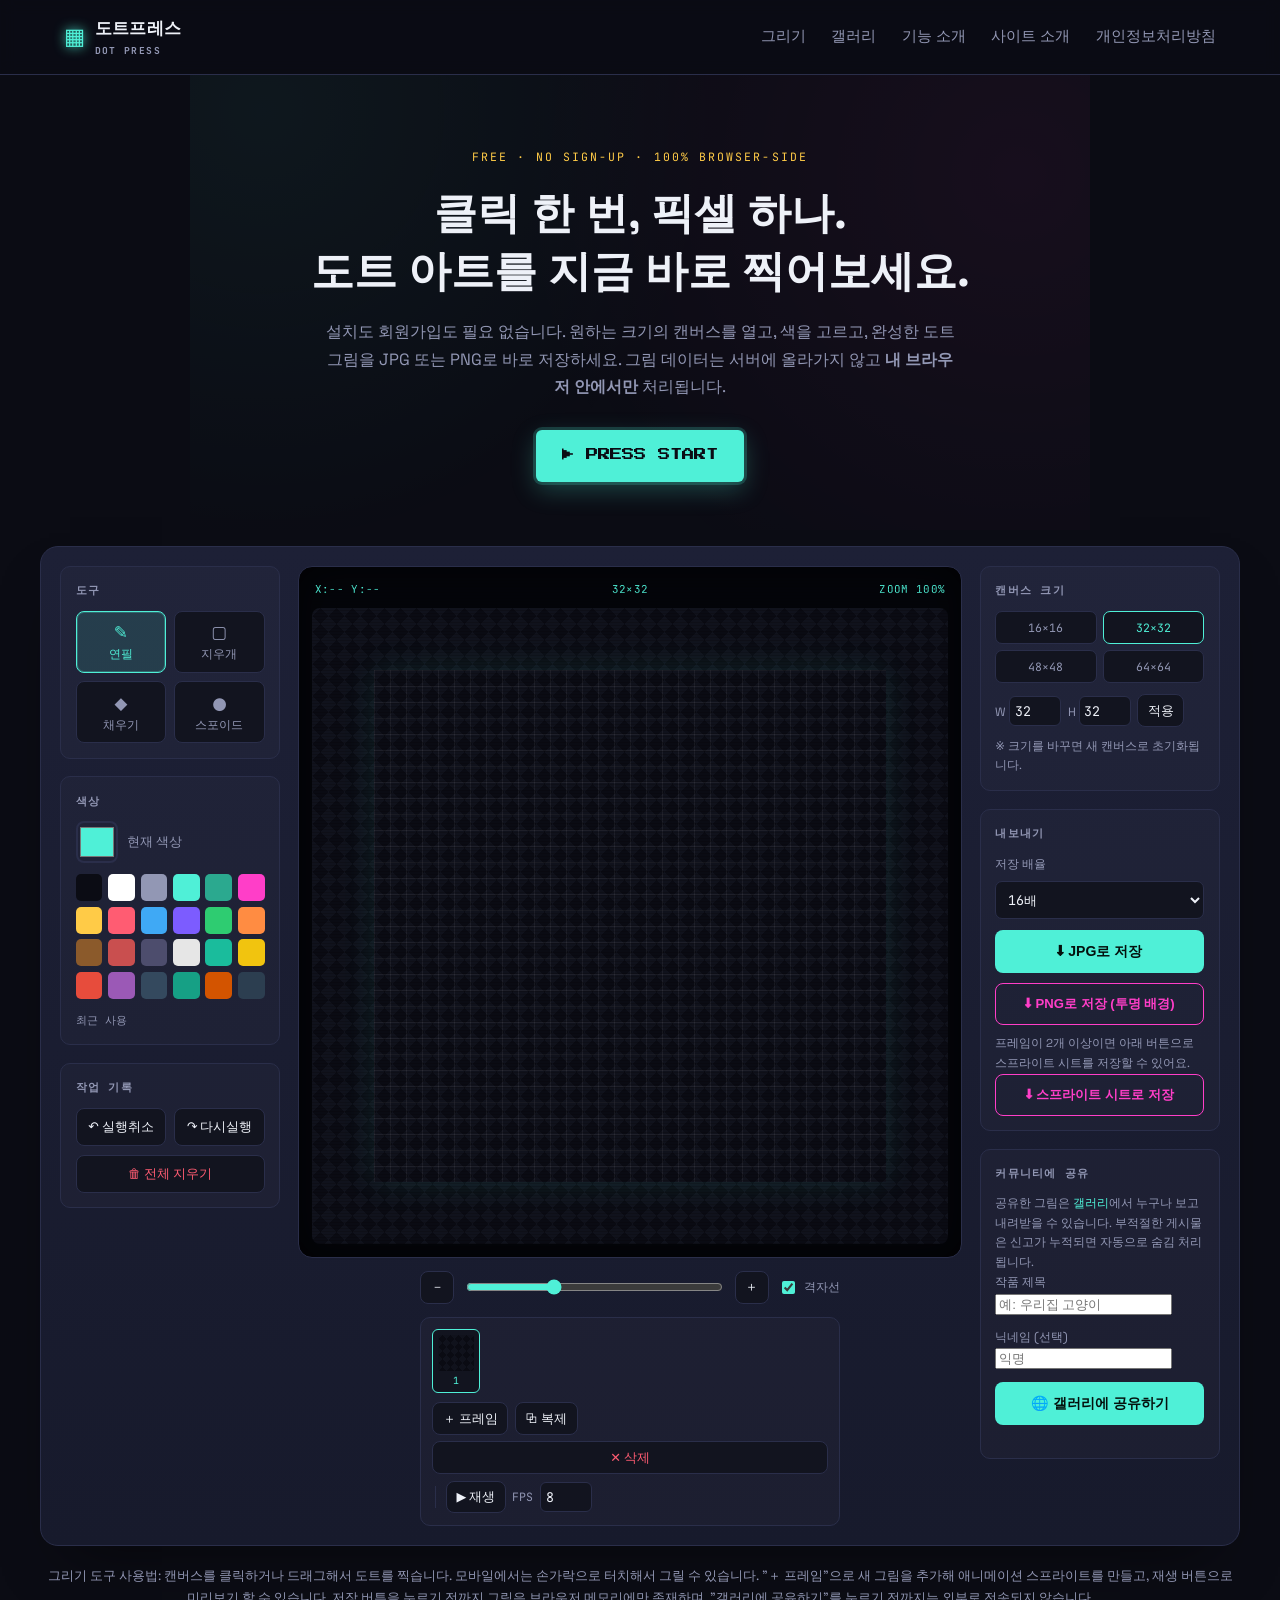
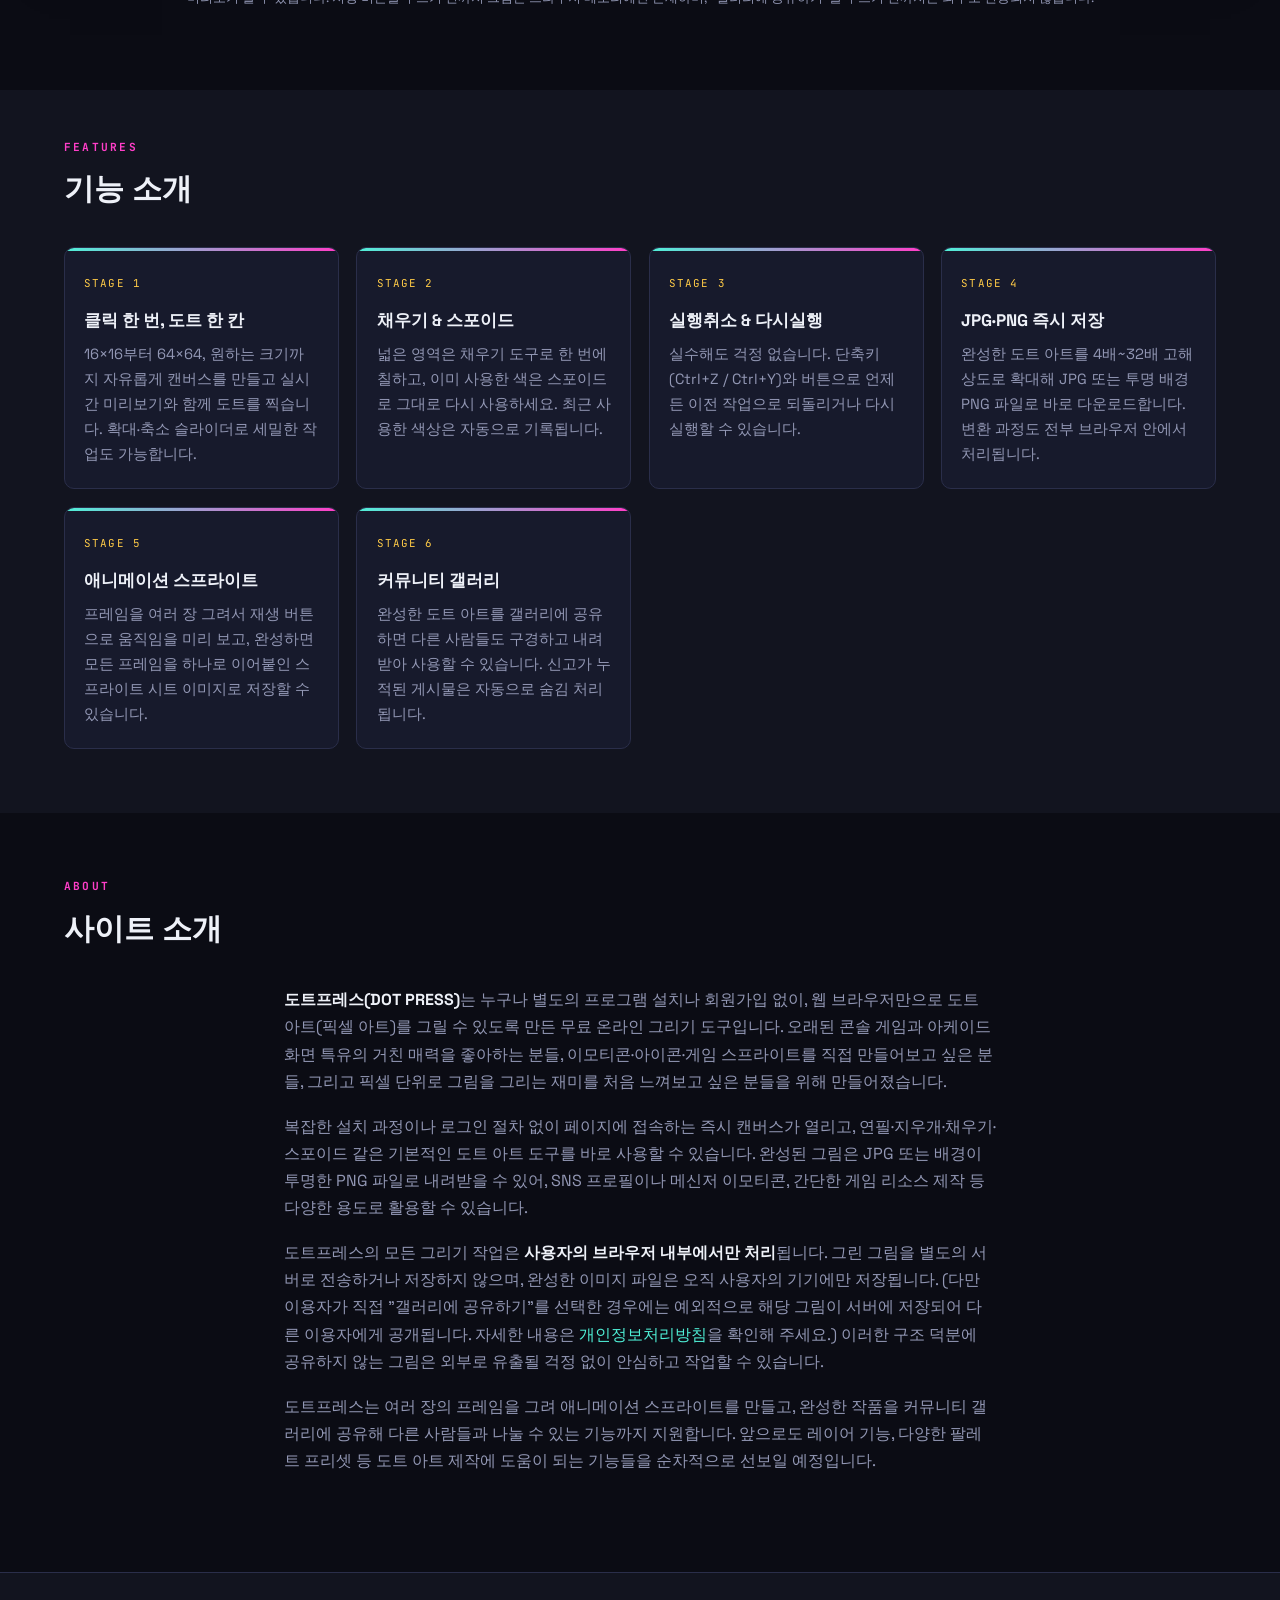
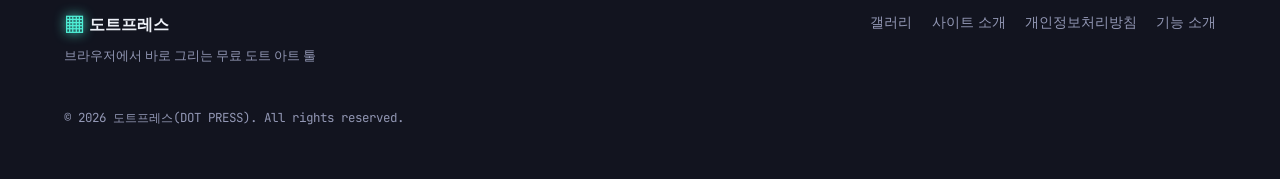
<file: index.html>
<!DOCTYPE html>
<html lang="ko">
<head>
<meta charset="UTF-8">
<meta name="viewport" content="width=device-width, initial-scale=1.0, maximum-scale=1, user-scalable=no">
<title>도트프레스 | 브라우저에서 바로 그리는 무료 도트 아트(픽셀 아트) 툴</title>
<meta name="description" content="설치나 회원가입 없이 브라우저에서 바로 도트를 찍고 JPG·PNG로 저장하는 무료 픽셀 아트 툴, 도트프레스. 그림 데이터는 서버로 전송되지 않고 내 브라우저 안에서만 처리됩니다.">
<meta name="keywords" content="도트 아트, 픽셀 아트, 도트 찍기, 도트 그리기, 무료 그림판, 픽셀아트 메이커, dot art, pixel art maker, 도트프레스">
<meta name="author" content="도트프레스">
<link rel="canonical" href="https://your-domain.com/">

<!-- Open Graph -->
<meta property="og:type" content="website">
<meta property="og:site_name" content="도트프레스">
<meta property="og:title" content="도트프레스 | 브라우저에서 바로 그리는 무료 도트 아트 툴">
<meta property="og:description" content="설치나 회원가입 없이 도트를 찍고 JPG·PNG로 저장하세요. 모든 작업은 내 브라우저 안에서만 처리됩니다.">
<meta property="og:url" content="https://your-domain.com/">
<meta property="og:image" content="https://your-domain.com/og-image.png">
<meta name="twitter:card" content="summary_large_image">
<meta name="twitter:title" content="도트프레스 | 무료 도트 아트 툴">
<meta name="twitter:description" content="브라우저에서 바로 도트를 찍고 JPG로 저장하는 무료 픽셀 아트 메이커.">

<link rel="icon" type="image/svg+xml" href="favicon.svg">
<link rel="manifest" href="site.webmanifest">
<meta name="theme-color" content="#0b0c14">

<link rel="preconnect" href="https://fonts.googleapis.com">
<link rel="preconnect" href="https://fonts.gstatic.com" crossorigin>
<link href="https://fonts.googleapis.com/css2?family=Press+Start+2P&family=Space+Grotesk:wght@400;500;600;700&family=JetBrains+Mono:wght@400;500;700&display=swap" rel="stylesheet">
<link rel="stylesheet" href="style.css">

<script type="application/ld+json">
{
  "@context": "https://schema.org",
  "@type": "WebApplication",
  "name": "도트프레스",
  "alternateName": "DOT PRESS",
  "url": "https://your-domain.com/",
  "description": "브라우저에서 바로 도트를 찍고 JPG·PNG로 저장하는 무료 픽셀 아트 메이커. 설치나 회원가입이 필요 없으며 모든 작업은 사용자의 브라우저 안에서만 처리됩니다.",
  "applicationCategory": "DesignApplication",
  "operatingSystem": "Any (웹 브라우저)",
  "offers": {
    "@type": "Offer",
    "price": "0",
    "priceCurrency": "KRW"
  }
}
</script>
</head>
<body>

<a class="skip-link" href="#stage">본문(그리기 캔버스)으로 바로가기</a>

<header class="site-header">
  <div class="header-inner">
    <a href="index.html" class="logo" aria-label="도트프레스 홈">
      <span class="logo-mark" aria-hidden="true">▦</span>
      <span class="logo-text">도트프레스<span class="logo-sub">DOT PRESS</span></span>
    </a>
    <button class="nav-toggle" id="navToggle" aria-expanded="false" aria-controls="siteNav">
      <span></span><span></span><span></span>
      <span class="sr-only">메뉴 열기</span>
    </button>
    <nav class="site-nav" id="siteNav">
      <a href="#stage">그리기</a>
      <a href="gallery.html">갤러리</a>
      <a href="#features">기능 소개</a>
      <a href="#about">사이트 소개</a>
      <a href="privacy.html">개인정보처리방침</a>
    </nav>
  </div>
</header>

<main>

  <!-- ===================== HERO / INSERT COIN ===================== -->
  <section class="hero">
    <div class="crt-noise" aria-hidden="true"></div>
    <p class="eyebrow">FREE · NO SIGN-UP · 100% BROWSER-SIDE</p>
    <h1 class="hero-title">클릭 한 번, 픽셀 하나.<br>도트 아트를 지금 바로 찍어보세요.</h1>
    <p class="hero-sub">설치도 회원가입도 필요 없습니다. 원하는 크기의 캔버스를 열고, 색을 고르고, 완성한 도트 그림을 JPG 또는 PNG로 바로 저장하세요. 그림 데이터는 서버에 올라가지 않고 <strong>내 브라우저 안에서만</strong> 처리됩니다.</p>
    <a href="#stage" class="press-start">▶ PRESS START</a>
  </section>

  <!-- ===================== STAGE: 그리기 도구 ===================== -->
  <section class="stage" id="stage" aria-label="도트 아트 그리기 도구">
    <div class="cabinet">

      <!-- 좌측: 도구 패널 -->
      <div class="panel panel-left">
        <div class="panel-block">
          <h2 class="panel-title">도구</h2>
          <div class="tool-grid" role="group" aria-label="그리기 도구 선택">
            <button class="tool-btn is-active" data-tool="pencil" title="연필 (P)">
              <span class="tool-icon">✎</span><span>연필</span>
            </button>
            <button class="tool-btn" data-tool="eraser" title="지우개 (E)">
              <span class="tool-icon">▢</span><span>지우개</span>
            </button>
            <button class="tool-btn" data-tool="bucket" title="채우기 (B)">
              <span class="tool-icon">◆</span><span>채우기</span>
            </button>
            <button class="tool-btn" data-tool="eyedropper" title="스포이드 (I)">
              <span class="tool-icon">●</span><span>스포이드</span>
            </button>
          </div>
        </div>

        <div class="panel-block">
          <h2 class="panel-title">색상</h2>
          <div class="current-color-row">
            <input type="color" id="colorPicker" value="#4ff0d7" aria-label="사용자 지정 색상 선택">
            <span class="current-color-label">현재 색상</span>
          </div>
          <div class="palette" id="palette" role="group" aria-label="색상 팔레트"></div>
          <div class="recent-row">
            <span class="recent-label">최근 사용</span>
            <div class="recent-colors" id="recentColors"></div>
          </div>
        </div>

        <div class="panel-block">
          <h2 class="panel-title">작업 기록</h2>
          <div class="btn-row">
            <button class="btn-ghost" id="undoBtn" title="실행 취소 (Ctrl+Z)">↶ 실행취소</button>
            <button class="btn-ghost" id="redoBtn" title="다시 실행 (Ctrl+Y)">↷ 다시실행</button>
          </div>
          <button class="btn-ghost btn-danger" id="clearBtn">🗑 전체 지우기</button>
        </div>
      </div>

      <!-- 중앙: 캔버스 화면 -->
      <div class="screen-wrap">
        <div class="screen-bezel">
          <div class="hud">
            <span id="hudCoords">X:-- Y:--</span>
            <span id="hudSize">32×32</span>
            <span id="hudZoom">ZOOM 100%</span>
          </div>
          <div class="canvas-viewport" id="canvasViewport">
            <canvas id="pixelCanvas" width="512" height="512" aria-label="도트 아트 그리기 캔버스"></canvas>
          </div>
          <div class="screen-scanlines" aria-hidden="true"></div>
        </div>
        <div class="zoom-row">
          <button class="btn-ghost small" id="zoomOut" aria-label="축소">－</button>
          <input type="range" id="zoomRange" min="4" max="40" value="16" aria-label="확대/축소">
          <button class="btn-ghost small" id="zoomIn" aria-label="확대">＋</button>
          <label class="grid-toggle">
            <input type="checkbox" id="gridToggle" checked>
            <span>격자선</span>
          </label>
        </div>

        <!-- 애니메이션 프레임(스프라이트) 타임라인 -->
        <div class="frame-strip" aria-label="애니메이션 프레임 목록">
          <div class="frame-list" id="frameList"></div>
          <div class="frame-actions">
            <button class="btn-ghost small" id="addFrameBtn" title="새 프레임 추가">＋ 프레임</button>
            <button class="btn-ghost small" id="dupFrameBtn" title="현재 프레임 복제">⧉ 복제</button>
            <button class="btn-ghost small btn-danger" id="delFrameBtn" title="현재 프레임 삭제">✕ 삭제</button>
            <span class="frame-sep" aria-hidden="true"></span>
            <button class="btn-ghost small" id="playBtn" title="애니메이션 재생/정지">▶ 재생</button>
            <label class="fps-label">FPS
              <input type="number" id="fpsInput" min="1" max="30" value="8">
            </label>
          </div>
        </div>
      </div>

      <!-- 우측: 캔버스 설정 + 다운로드 -->
      <div class="panel panel-right">
        <div class="panel-block">
          <h2 class="panel-title">캔버스 크기</h2>
          <div class="size-presets" role="group" aria-label="캔버스 크기 선택">
            <button class="size-btn" data-w="16" data-h="16">16×16</button>
            <button class="size-btn is-active" data-w="32" data-h="32">32×32</button>
            <button class="size-btn" data-w="48" data-h="48">48×48</button>
            <button class="size-btn" data-w="64" data-h="64">64×64</button>
          </div>
          <div class="custom-size">
            <label>W <input type="number" id="customW" min="4" max="128" value="32"></label>
            <label>H <input type="number" id="customH" min="4" max="128" value="32"></label>
            <button class="btn-ghost small" id="applySize">적용</button>
          </div>
          <p class="hint">※ 크기를 바꾸면 새 캔버스로 초기화됩니다.</p>
        </div>

        <div class="panel-block">
          <h2 class="panel-title">내보내기</h2>
          <label class="scale-label">저장 배율
            <select id="exportScale">
              <option value="4">4배</option>
              <option value="8">8배</option>
              <option value="16" selected>16배</option>
              <option value="32">32배</option>
            </select>
          </label>
          <button class="btn-primary" id="downloadJpg">⬇ JPG로 저장</button>
          <button class="btn-secondary" id="downloadPng">⬇ PNG로 저장 (투명 배경)</button>
          <p class="hint" id="spriteHint">프레임이 2개 이상이면 아래 버튼으로 스프라이트 시트를 저장할 수 있어요.</p>
          <button class="btn-secondary" id="downloadSprite">⬇ 스프라이트 시트로 저장</button>
        </div>

        <div class="panel-block">
          <h2 class="panel-title">커뮤니티에 공유</h2>
          <p class="hint" style="margin-top:0">공유한 그림은 <a href="gallery.html">갤러리</a>에서 누구나 보고 내려받을 수 있습니다. 부적절한 게시물은 신고가 누적되면 자동으로 숨김 처리됩니다.</p>
          <label class="scale-label">작품 제목
            <input type="text" id="shareTitle" maxlength="40" placeholder="예: 우리집 고양이">
          </label>
          <label class="scale-label">닉네임 (선택)
            <input type="text" id="shareAuthor" maxlength="20" placeholder="익명">
          </label>
          <button class="btn-primary" id="shareBtn">🌐 갤러리에 공유하기</button>
          <p class="hint" id="shareStatus" role="status" aria-live="polite"></p>
        </div>
      </div>
    </div>

    <p class="stage-note">그리기 도구 사용법: 캔버스를 클릭하거나 드래그해서 도트를 찍습니다. 모바일에서는 손가락으로 터치해서 그릴 수 있습니다. "＋ 프레임"으로 새 그림을 추가해 애니메이션 스프라이트를 만들고, 재생 버튼으로 미리보기 할 수 있습니다. 저장 버튼을 누르기 전까지 그림은 브라우저 메모리에만 존재하며, "갤러리에 공유하기"를 누르기 전까지는 외부로 전송되지 않습니다.</p>
  </section>

  <!-- ===================== 기능 소개 ===================== -->
  <section class="features" id="features">
    <h2 class="section-title"><span class="section-eyebrow">FEATURES</span>기능 소개</h2>
    <div class="stage-cards">
      <article class="stage-card">
        <span class="stage-num">STAGE 1</span>
        <h3>클릭 한 번, 도트 한 칸</h3>
        <p>16×16부터 64×64, 원하는 크기까지 자유롭게 캔버스를 만들고 실시간 미리보기와 함께 도트를 찍습니다. 확대·축소 슬라이더로 세밀한 작업도 가능합니다.</p>
      </article>
      <article class="stage-card">
        <span class="stage-num">STAGE 2</span>
        <h3>채우기 &amp; 스포이드</h3>
        <p>넓은 영역은 채우기 도구로 한 번에 칠하고, 이미 사용한 색은 스포이드로 그대로 다시 사용하세요. 최근 사용한 색상은 자동으로 기록됩니다.</p>
      </article>
      <article class="stage-card">
        <span class="stage-num">STAGE 3</span>
        <h3>실행취소 &amp; 다시실행</h3>
        <p>실수해도 걱정 없습니다. 단축키(Ctrl+Z / Ctrl+Y)와 버튼으로 언제든 이전 작업으로 되돌리거나 다시 실행할 수 있습니다.</p>
      </article>
      <article class="stage-card">
        <span class="stage-num">STAGE 4</span>
        <h3>JPG·PNG 즉시 저장</h3>
        <p>완성한 도트 아트를 4배~32배 고해상도로 확대해 JPG 또는 투명 배경 PNG 파일로 바로 다운로드합니다. 변환 과정도 전부 브라우저 안에서 처리됩니다.</p>
      </article>
      <article class="stage-card">
        <span class="stage-num">STAGE 5</span>
        <h3>애니메이션 스프라이트</h3>
        <p>프레임을 여러 장 그려서 재생 버튼으로 움직임을 미리 보고, 완성하면 모든 프레임을 하나로 이어붙인 스프라이트 시트 이미지로 저장할 수 있습니다.</p>
      </article>
      <article class="stage-card">
        <span class="stage-num">STAGE 6</span>
        <h3>커뮤니티 갤러리</h3>
        <p>완성한 도트 아트를 갤러리에 공유하면 다른 사람들도 구경하고 내려받아 사용할 수 있습니다. 신고가 누적된 게시물은 자동으로 숨김 처리됩니다.</p>
      </article>
    </div>
  </section>

  <!-- ===================== 사이트 소개 ===================== -->
  <section class="about" id="about">
    <h2 class="section-title"><span class="section-eyebrow">ABOUT</span>사이트 소개</h2>
    <div class="about-body">
      <p><strong>도트프레스(DOT PRESS)</strong>는 누구나 별도의 프로그램 설치나 회원가입 없이, 웹 브라우저만으로 도트 아트(픽셀 아트)를 그릴 수 있도록 만든 무료 온라인 그리기 도구입니다. 오래된 콘솔 게임과 아케이드 화면 특유의 거친 매력을 좋아하는 분들, 이모티콘·아이콘·게임 스프라이트를 직접 만들어보고 싶은 분들, 그리고 픽셀 단위로 그림을 그리는 재미를 처음 느껴보고 싶은 분들을 위해 만들어졌습니다.</p>
      <p>복잡한 설치 과정이나 로그인 절차 없이 페이지에 접속하는 즉시 캔버스가 열리고, 연필·지우개·채우기·스포이드 같은 기본적인 도트 아트 도구를 바로 사용할 수 있습니다. 완성된 그림은 JPG 또는 배경이 투명한 PNG 파일로 내려받을 수 있어, SNS 프로필이나 메신저 이모티콘, 간단한 게임 리소스 제작 등 다양한 용도로 활용할 수 있습니다.</p>
      <p>도트프레스의 모든 그리기 작업은 <strong>사용자의 브라우저 내부에서만 처리</strong>됩니다. 그린 그림을 별도의 서버로 전송하거나 저장하지 않으며, 완성한 이미지 파일은 오직 사용자의 기기에만 저장됩니다. (다만 이용자가 직접 "갤러리에 공유하기"를 선택한 경우에는 예외적으로 해당 그림이 서버에 저장되어 다른 이용자에게 공개됩니다. 자세한 내용은 <a href="privacy.html">개인정보처리방침</a>을 확인해 주세요.) 이러한 구조 덕분에 공유하지 않는 그림은 외부로 유출될 걱정 없이 안심하고 작업할 수 있습니다.</p>
      <p>도트프레스는 여러 장의 프레임을 그려 애니메이션 스프라이트를 만들고, 완성한 작품을 커뮤니티 갤러리에 공유해 다른 사람들과 나눌 수 있는 기능까지 지원합니다. 앞으로도 레이어 기능, 다양한 팔레트 프리셋 등 도트 아트 제작에 도움이 되는 기능들을 순차적으로 선보일 예정입니다.</p>
    </div>
  </section>

</main>

<footer class="site-footer">
  <div class="footer-inner">
    <div class="footer-brand">
      <span class="logo-mark" aria-hidden="true">▦</span> 도트프레스
      <p>브라우저에서 바로 그리는 무료 도트 아트 툴</p>
    </div>
    <nav class="footer-nav">
      <a href="gallery.html">갤러리</a>
      <a href="about.html">사이트 소개</a>
      <a href="privacy.html">개인정보처리방침</a>
      <a href="#features">기능 소개</a>
    </nav>
    <p class="footer-copy">© <span id="yearNow">2026</span> 도트프레스(DOT PRESS). All rights reserved.</p>
  </div>
</footer>

<script src="common.js" defer></script>
<script src="pixelCanvas.js" defer></script>
<script src="main.js" defer></script>
</body>
</html>
</file>
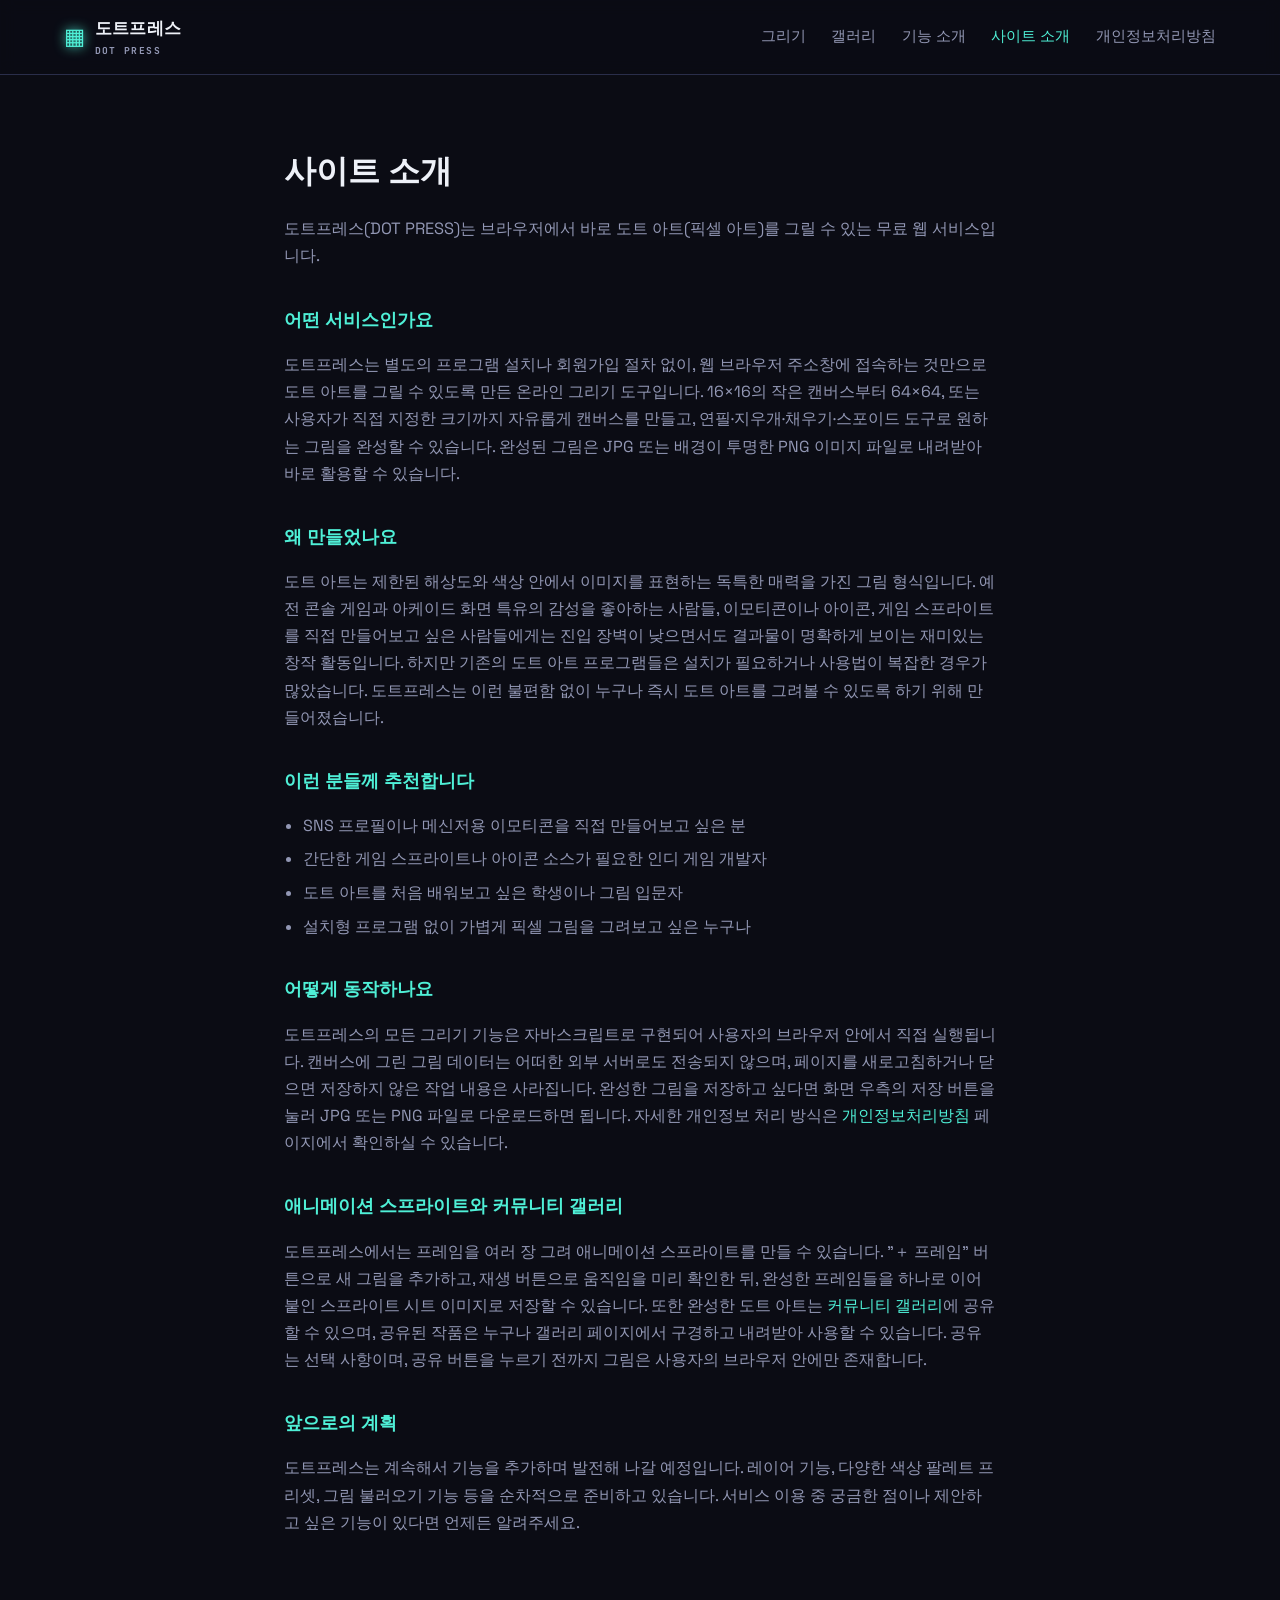
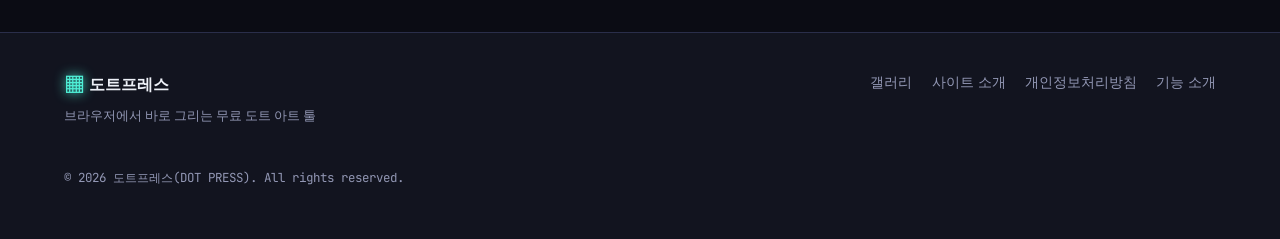
<file: about.html>
<!DOCTYPE html>
<html lang="ko">
<head>
<meta charset="UTF-8">
<meta name="viewport" content="width=device-width, initial-scale=1.0">
<title>사이트 소개 | 도트프레스 - 무료 도트 아트 그리기 툴</title>
<meta name="description" content="도트프레스는 설치나 회원가입 없이 브라우저에서 바로 도트 아트를 그릴 수 있는 무료 웹 그리기 도구입니다. 서비스 소개와 만든 이유, 사용 방법을 안내합니다.">
<link rel="canonical" href="https://your-domain.com/about.html">
<link rel="icon" type="image/svg+xml" href="favicon.svg">
<link rel="manifest" href="site.webmanifest">
<meta name="theme-color" content="#0b0c14">
<link rel="preconnect" href="https://fonts.googleapis.com">
<link rel="preconnect" href="https://fonts.gstatic.com" crossorigin>
<link href="https://fonts.googleapis.com/css2?family=Press+Start+2P&family=Space+Grotesk:wght@400;500;600;700&family=JetBrains+Mono:wght@400;500;700&display=swap" rel="stylesheet">
<link rel="stylesheet" href="style.css">
</head>
<body>

<header class="site-header">
  <div class="header-inner">
    <a href="index.html" class="logo" aria-label="도트프레스 홈">
      <span class="logo-mark" aria-hidden="true">▦</span>
      <span class="logo-text">도트프레스<span class="logo-sub">DOT PRESS</span></span>
    </a>
    <button class="nav-toggle" id="navToggle" aria-expanded="false" aria-controls="siteNav">
      <span></span><span></span><span></span>
      <span class="sr-only">메뉴 열기</span>
    </button>
    <nav class="site-nav" id="siteNav">
      <a href="index.html#stage">그리기</a>
      <a href="gallery.html">갤러리</a>
      <a href="index.html#features">기능 소개</a>
      <a href="about.html" class="is-current">사이트 소개</a>
      <a href="privacy.html">개인정보처리방침</a>
    </nav>
  </div>
</header>

<main class="doc-page">
  <h1>사이트 소개</h1>
  <p class="doc-lead">도트프레스(DOT PRESS)는 브라우저에서 바로 도트 아트(픽셀 아트)를 그릴 수 있는 무료 웹 서비스입니다.</p>

  <h2>어떤 서비스인가요</h2>
  <p>도트프레스는 별도의 프로그램 설치나 회원가입 절차 없이, 웹 브라우저 주소창에 접속하는 것만으로 도트 아트를 그릴 수 있도록 만든 온라인 그리기 도구입니다. 16×16의 작은 캔버스부터 64×64, 또는 사용자가 직접 지정한 크기까지 자유롭게 캔버스를 만들고, 연필·지우개·채우기·스포이드 도구로 원하는 그림을 완성할 수 있습니다. 완성된 그림은 JPG 또는 배경이 투명한 PNG 이미지 파일로 내려받아 바로 활용할 수 있습니다.</p>

  <h2>왜 만들었나요</h2>
  <p>도트 아트는 제한된 해상도와 색상 안에서 이미지를 표현하는 독특한 매력을 가진 그림 형식입니다. 예전 콘솔 게임과 아케이드 화면 특유의 감성을 좋아하는 사람들, 이모티콘이나 아이콘, 게임 스프라이트를 직접 만들어보고 싶은 사람들에게는 진입 장벽이 낮으면서도 결과물이 명확하게 보이는 재미있는 창작 활동입니다. 하지만 기존의 도트 아트 프로그램들은 설치가 필요하거나 사용법이 복잡한 경우가 많았습니다. 도트프레스는 이런 불편함 없이 누구나 즉시 도트 아트를 그려볼 수 있도록 하기 위해 만들어졌습니다.</p>

  <h2>이런 분들께 추천합니다</h2>
  <ul class="doc-list">
    <li>SNS 프로필이나 메신저용 이모티콘을 직접 만들어보고 싶은 분</li>
    <li>간단한 게임 스프라이트나 아이콘 소스가 필요한 인디 게임 개발자</li>
    <li>도트 아트를 처음 배워보고 싶은 학생이나 그림 입문자</li>
    <li>설치형 프로그램 없이 가볍게 픽셀 그림을 그려보고 싶은 누구나</li>
  </ul>

  <h2>어떻게 동작하나요</h2>
  <p>도트프레스의 모든 그리기 기능은 자바스크립트로 구현되어 사용자의 브라우저 안에서 직접 실행됩니다. 캔버스에 그린 그림 데이터는 어떠한 외부 서버로도 전송되지 않으며, 페이지를 새로고침하거나 닫으면 저장하지 않은 작업 내용은 사라집니다. 완성한 그림을 저장하고 싶다면 화면 우측의 저장 버튼을 눌러 JPG 또는 PNG 파일로 다운로드하면 됩니다. 자세한 개인정보 처리 방식은 <a href="privacy.html">개인정보처리방침</a> 페이지에서 확인하실 수 있습니다.</p>

  <h2>애니메이션 스프라이트와 커뮤니티 갤러리</h2>
  <p>도트프레스에서는 프레임을 여러 장 그려 애니메이션 스프라이트를 만들 수 있습니다. "＋ 프레임" 버튼으로 새 그림을 추가하고, 재생 버튼으로 움직임을 미리 확인한 뒤, 완성한 프레임들을 하나로 이어붙인 스프라이트 시트 이미지로 저장할 수 있습니다. 또한 완성한 도트 아트는 <a href="gallery.html">커뮤니티 갤러리</a>에 공유할 수 있으며, 공유된 작품은 누구나 갤러리 페이지에서 구경하고 내려받아 사용할 수 있습니다. 공유는 선택 사항이며, 공유 버튼을 누르기 전까지 그림은 사용자의 브라우저 안에만 존재합니다.</p>

  <h2>앞으로의 계획</h2>
  <p>도트프레스는 계속해서 기능을 추가하며 발전해 나갈 예정입니다. 레이어 기능, 다양한 색상 팔레트 프리셋, 그림 불러오기 기능 등을 순차적으로 준비하고 있습니다. 서비스 이용 중 궁금한 점이나 제안하고 싶은 기능이 있다면 언제든 알려주세요.</p>
</main>

<footer class="site-footer">
  <div class="footer-inner">
    <div class="footer-brand">
      <span class="logo-mark" aria-hidden="true">▦</span> 도트프레스
      <p>브라우저에서 바로 그리는 무료 도트 아트 툴</p>
    </div>
    <nav class="footer-nav">
      <a href="gallery.html">갤러리</a>
      <a href="about.html">사이트 소개</a>
      <a href="privacy.html">개인정보처리방침</a>
      <a href="index.html#features">기능 소개</a>
    </nav>
    <p class="footer-copy">© <span id="yearNow">2026</span> 도트프레스(DOT PRESS). All rights reserved.</p>
  </div>
</footer>

<script src="common.js" defer></script>
</body>
</html>
</file>
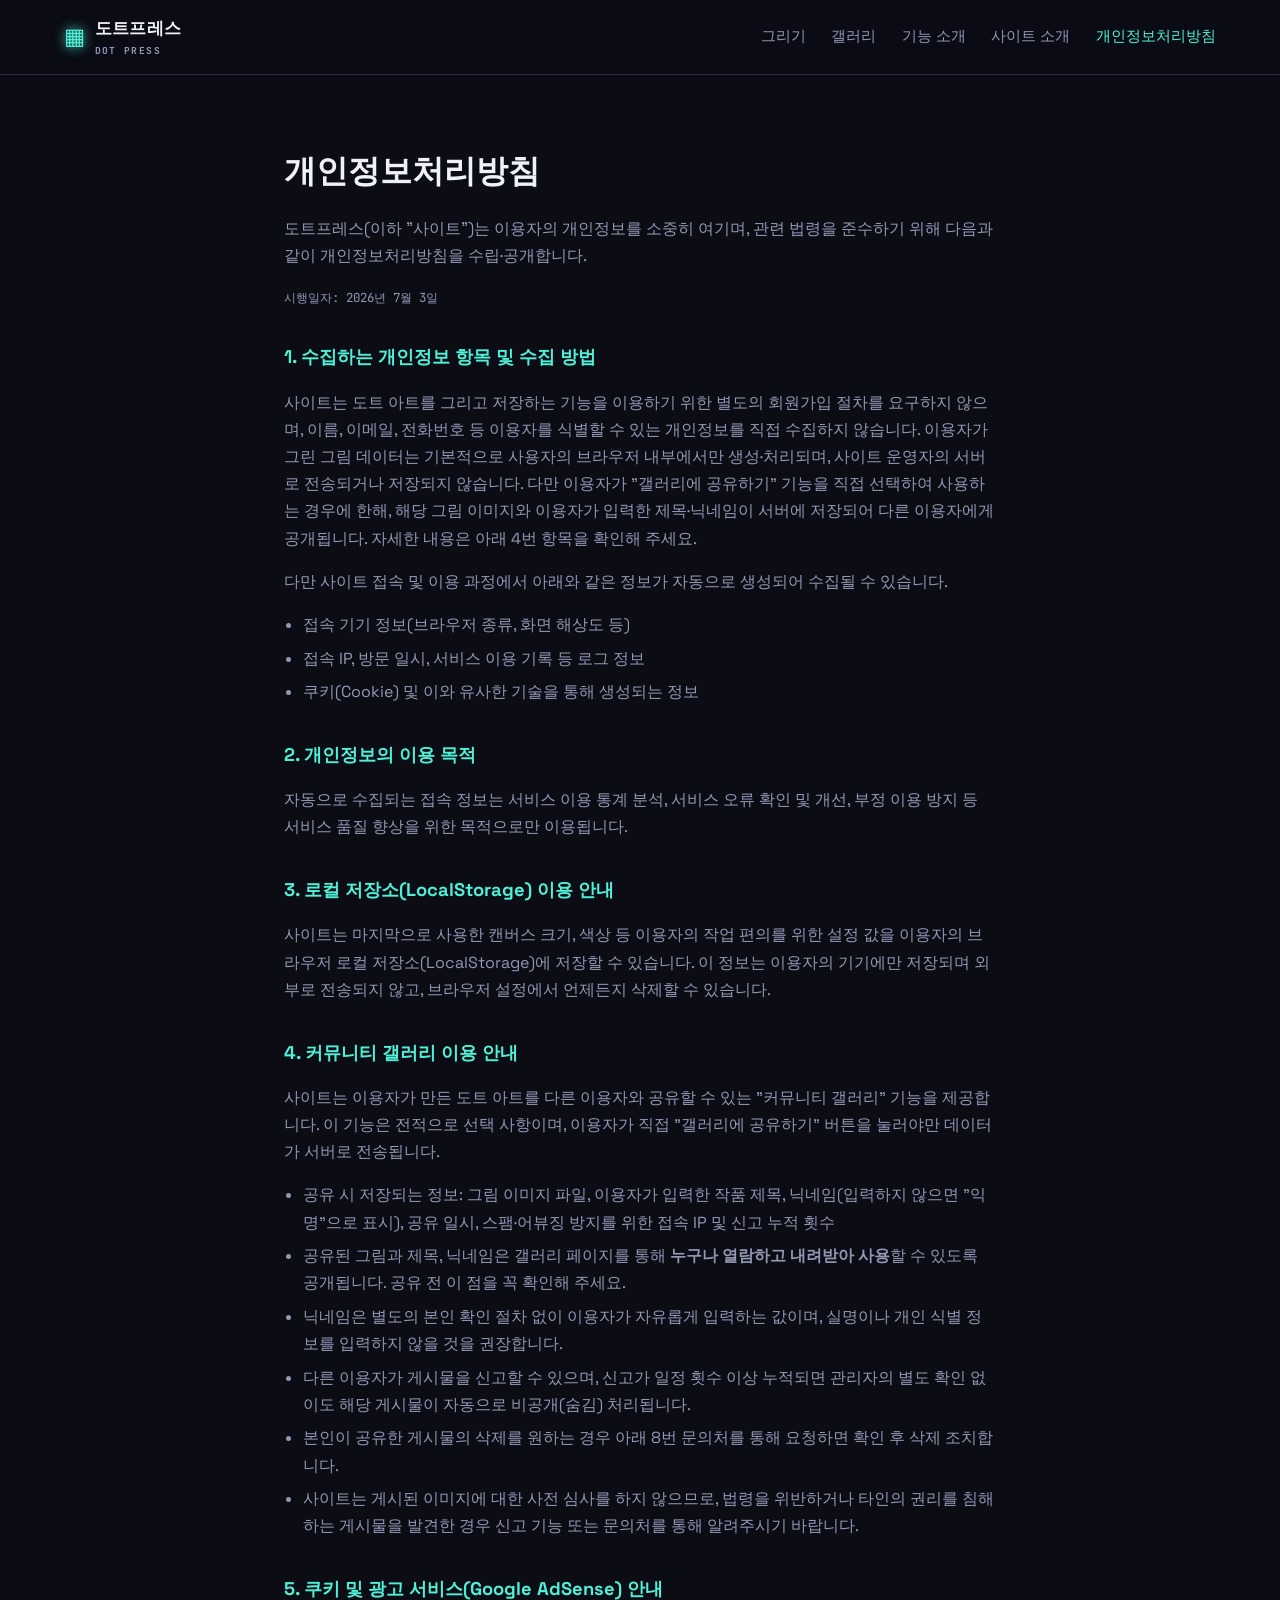
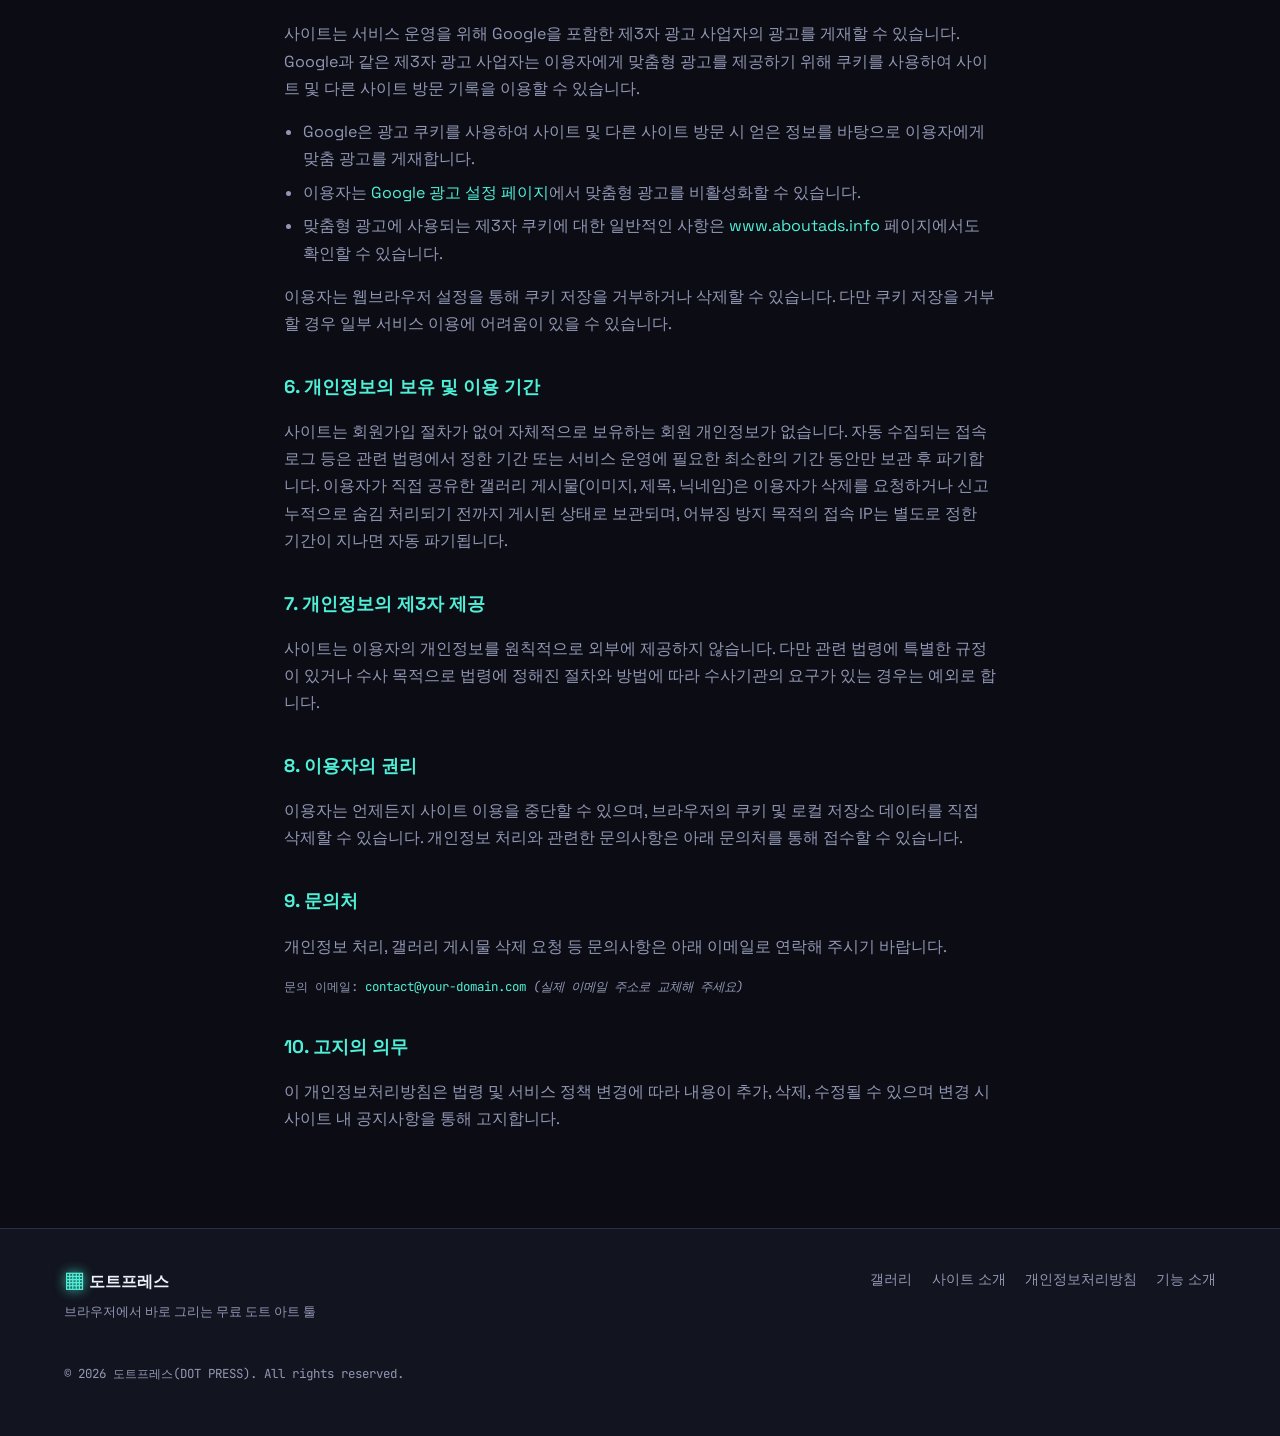
<file: privacy.html>
<!DOCTYPE html>
<html lang="ko">
<head>
<meta charset="UTF-8">
<meta name="viewport" content="width=device-width, initial-scale=1.0">
<title>개인정보처리방침 | 도트프레스</title>
<meta name="description" content="도트프레스의 개인정보처리방침입니다. 수집하는 정보, 쿠키 및 광고 서비스(Google AdSense) 이용, 이용자의 권리에 대해 안내합니다.">
<link rel="canonical" href="https://your-domain.com/privacy.html">
<link rel="icon" type="image/svg+xml" href="favicon.svg">
<link rel="manifest" href="site.webmanifest">
<meta name="theme-color" content="#0b0c14">
<meta name="robots" content="noindex, follow">
<link rel="preconnect" href="https://fonts.googleapis.com">
<link rel="preconnect" href="https://fonts.gstatic.com" crossorigin>
<link href="https://fonts.googleapis.com/css2?family=Press+Start+2P&family=Space+Grotesk:wght@400;500;600;700&family=JetBrains+Mono:wght@400;500;700&display=swap" rel="stylesheet">
<link rel="stylesheet" href="style.css">
</head>
<body>

<header class="site-header">
  <div class="header-inner">
    <a href="index.html" class="logo" aria-label="도트프레스 홈">
      <span class="logo-mark" aria-hidden="true">▦</span>
      <span class="logo-text">도트프레스<span class="logo-sub">DOT PRESS</span></span>
    </a>
    <button class="nav-toggle" id="navToggle" aria-expanded="false" aria-controls="siteNav">
      <span></span><span></span><span></span>
      <span class="sr-only">메뉴 열기</span>
    </button>
    <nav class="site-nav" id="siteNav">
      <a href="index.html#stage">그리기</a>
      <a href="gallery.html">갤러리</a>
      <a href="index.html#features">기능 소개</a>
      <a href="about.html">사이트 소개</a>
      <a href="privacy.html" class="is-current">개인정보처리방침</a>
    </nav>
  </div>
</header>

<main class="doc-page">
  <h1>개인정보처리방침</h1>
  <p class="doc-lead">도트프레스(이하 "사이트")는 이용자의 개인정보를 소중히 여기며, 관련 법령을 준수하기 위해 다음과 같이 개인정보처리방침을 수립·공개합니다.</p>
  <p class="doc-meta">시행일자: 2026년 7월 3일</p>

  <h2>1. 수집하는 개인정보 항목 및 수집 방법</h2>
  <p>사이트는 도트 아트를 그리고 저장하는 기능을 이용하기 위한 별도의 회원가입 절차를 요구하지 않으며, 이름, 이메일, 전화번호 등 이용자를 식별할 수 있는 개인정보를 직접 수집하지 않습니다. 이용자가 그린 그림 데이터는 기본적으로 사용자의 브라우저 내부에서만 생성·처리되며, 사이트 운영자의 서버로 전송되거나 저장되지 않습니다. 다만 이용자가 "갤러리에 공유하기" 기능을 직접 선택하여 사용하는 경우에 한해, 해당 그림 이미지와 이용자가 입력한 제목·닉네임이 서버에 저장되어 다른 이용자에게 공개됩니다. 자세한 내용은 아래 4번 항목을 확인해 주세요.</p>
  <p>다만 사이트 접속 및 이용 과정에서 아래와 같은 정보가 자동으로 생성되어 수집될 수 있습니다.</p>
  <ul class="doc-list">
    <li>접속 기기 정보(브라우저 종류, 화면 해상도 등)</li>
    <li>접속 IP, 방문 일시, 서비스 이용 기록 등 로그 정보</li>
    <li>쿠키(Cookie) 및 이와 유사한 기술을 통해 생성되는 정보</li>
  </ul>

  <h2>2. 개인정보의 이용 목적</h2>
  <p>자동으로 수집되는 접속 정보는 서비스 이용 통계 분석, 서비스 오류 확인 및 개선, 부정 이용 방지 등 서비스 품질 향상을 위한 목적으로만 이용됩니다.</p>

  <h2>3. 로컬 저장소(LocalStorage) 이용 안내</h2>
  <p>사이트는 마지막으로 사용한 캔버스 크기, 색상 등 이용자의 작업 편의를 위한 설정 값을 이용자의 브라우저 로컬 저장소(LocalStorage)에 저장할 수 있습니다. 이 정보는 이용자의 기기에만 저장되며 외부로 전송되지 않고, 브라우저 설정에서 언제든지 삭제할 수 있습니다.</p>

  <h2>4. 커뮤니티 갤러리 이용 안내</h2>
  <p>사이트는 이용자가 만든 도트 아트를 다른 이용자와 공유할 수 있는 "커뮤니티 갤러리" 기능을 제공합니다. 이 기능은 전적으로 선택 사항이며, 이용자가 직접 "갤러리에 공유하기" 버튼을 눌러야만 데이터가 서버로 전송됩니다.</p>
  <ul class="doc-list">
    <li>공유 시 저장되는 정보: 그림 이미지 파일, 이용자가 입력한 작품 제목, 닉네임(입력하지 않으면 "익명"으로 표시), 공유 일시, 스팸·어뷰징 방지를 위한 접속 IP 및 신고 누적 횟수</li>
    <li>공유된 그림과 제목, 닉네임은 갤러리 페이지를 통해 <strong>누구나 열람하고 내려받아 사용</strong>할 수 있도록 공개됩니다. 공유 전 이 점을 꼭 확인해 주세요.</li>
    <li>닉네임은 별도의 본인 확인 절차 없이 이용자가 자유롭게 입력하는 값이며, 실명이나 개인 식별 정보를 입력하지 않을 것을 권장합니다.</li>
    <li>다른 이용자가 게시물을 신고할 수 있으며, 신고가 일정 횟수 이상 누적되면 관리자의 별도 확인 없이도 해당 게시물이 자동으로 비공개(숨김) 처리됩니다.</li>
    <li>본인이 공유한 게시물의 삭제를 원하는 경우 아래 8번 문의처를 통해 요청하면 확인 후 삭제 조치합니다.</li>
    <li>사이트는 게시된 이미지에 대한 사전 심사를 하지 않으므로, 법령을 위반하거나 타인의 권리를 침해하는 게시물을 발견한 경우 신고 기능 또는 문의처를 통해 알려주시기 바랍니다.</li>
  </ul>

  <h2>5. 쿠키 및 광고 서비스(Google AdSense) 안내</h2>
  <p>사이트는 서비스 운영을 위해 Google을 포함한 제3자 광고 사업자의 광고를 게재할 수 있습니다. Google과 같은 제3자 광고 사업자는 이용자에게 맞춤형 광고를 제공하기 위해 쿠키를 사용하여 사이트 및 다른 사이트 방문 기록을 이용할 수 있습니다.</p>
  <ul class="doc-list">
    <li>Google은 광고 쿠키를 사용하여 사이트 및 다른 사이트 방문 시 얻은 정보를 바탕으로 이용자에게 맞춤 광고를 게재합니다.</li>
    <li>이용자는 <a href="https://adssettings.google.com/" target="_blank" rel="noopener noreferrer">Google 광고 설정 페이지</a>에서 맞춤형 광고를 비활성화할 수 있습니다.</li>
    <li>맞춤형 광고에 사용되는 제3자 쿠키에 대한 일반적인 사항은 <a href="https://www.aboutads.info/" target="_blank" rel="noopener noreferrer">www.aboutads.info</a> 페이지에서도 확인할 수 있습니다.</li>
  </ul>
  <p>이용자는 웹브라우저 설정을 통해 쿠키 저장을 거부하거나 삭제할 수 있습니다. 다만 쿠키 저장을 거부할 경우 일부 서비스 이용에 어려움이 있을 수 있습니다.</p>

  <h2>6. 개인정보의 보유 및 이용 기간</h2>
  <p>사이트는 회원가입 절차가 없어 자체적으로 보유하는 회원 개인정보가 없습니다. 자동 수집되는 접속 로그 등은 관련 법령에서 정한 기간 또는 서비스 운영에 필요한 최소한의 기간 동안만 보관 후 파기합니다. 이용자가 직접 공유한 갤러리 게시물(이미지, 제목, 닉네임)은 이용자가 삭제를 요청하거나 신고 누적으로 숨김 처리되기 전까지 게시된 상태로 보관되며, 어뷰징 방지 목적의 접속 IP는 별도로 정한 기간이 지나면 자동 파기됩니다.</p>

  <h2>7. 개인정보의 제3자 제공</h2>
  <p>사이트는 이용자의 개인정보를 원칙적으로 외부에 제공하지 않습니다. 다만 관련 법령에 특별한 규정이 있거나 수사 목적으로 법령에 정해진 절차와 방법에 따라 수사기관의 요구가 있는 경우는 예외로 합니다.</p>

  <h2>8. 이용자의 권리</h2>
  <p>이용자는 언제든지 사이트 이용을 중단할 수 있으며, 브라우저의 쿠키 및 로컬 저장소 데이터를 직접 삭제할 수 있습니다. 개인정보 처리와 관련한 문의사항은 아래 문의처를 통해 접수할 수 있습니다.</p>

  <h2>9. 문의처</h2>
  <p>개인정보 처리, 갤러리 게시물 삭제 요청 등 문의사항은 아래 이메일로 연락해 주시기 바랍니다.</p>
  <p class="doc-meta">문의 이메일: <a href="mailto:contact@your-domain.com">contact@your-domain.com</a> <em>(실제 이메일 주소로 교체해 주세요)</em></p>

  <h2>10. 고지의 의무</h2>
  <p>이 개인정보처리방침은 법령 및 서비스 정책 변경에 따라 내용이 추가, 삭제, 수정될 수 있으며 변경 시 사이트 내 공지사항을 통해 고지합니다.</p>
</main>

<footer class="site-footer">
  <div class="footer-inner">
    <div class="footer-brand">
      <span class="logo-mark" aria-hidden="true">▦</span> 도트프레스
      <p>브라우저에서 바로 그리는 무료 도트 아트 툴</p>
    </div>
    <nav class="footer-nav">
      <a href="gallery.html">갤러리</a>
      <a href="about.html">사이트 소개</a>
      <a href="privacy.html">개인정보처리방침</a>
      <a href="index.html#features">기능 소개</a>
    </nav>
    <p class="footer-copy">© <span id="yearNow">2026</span> 도트프레스(DOT PRESS). All rights reserved.</p>
  </div>
</footer>

<script src="common.js" defer></script>
</body>
</html>
</file>
<file: style.css>
/* =========================================================
   도트프레스 — 스타일시트
   테마: 레트로 아케이드 / CRT 캐비닛
   컬러 토큰, 타이포, 레이아웃, 컴포넌트 순서로 구성됨
   ========================================================= */

:root{
  /* --- color tokens --- */
  --bg:        #0b0c14;
  --bg-alt:    #12141f;
  --panel:     #171a2c;
  --panel-2:   #1d2036;
  --grid-line: #262a45;
  --border:    #2a2e4a;
  --accent-cyan:    #4ff0d7;
  --accent-cyan-dim:#2ba98f;
  --accent-magenta: #ff3ec8;
  --accent-amber:   #ffcb47;
  --text:      #eef1f8;
  --text-dim:  #9297b4;
  --danger:    #ff5c72;

  /* --- type --- */
  --font-display: 'Press Start 2P', monospace;
  --font-body: 'Space Grotesk', system-ui, sans-serif;
  --font-mono: 'JetBrains Mono', monospace;

  --radius: 10px;
}

*{ box-sizing: border-box; }
html{ scroll-behavior: smooth; }

body{
  margin:0;
  background: var(--bg);
  color: var(--text);
  font-family: var(--font-body);
  line-height: 1.7;
  -webkit-font-smoothing: antialiased;
}

img{ max-width:100%; display:block; }
a{ color: var(--accent-cyan); text-decoration: none; }
a:hover{ text-decoration: underline; }

.sr-only{
  position:absolute; width:1px; height:1px; overflow:hidden;
  clip:rect(0,0,0,0); white-space:nowrap;
}

.skip-link{
  position:absolute; left:-9999px; top:0; z-index:999;
  background:var(--accent-cyan); color:#04110d; padding:.75rem 1rem;
  border-radius:0 0 8px 0; font-family:var(--font-mono); font-weight:700;
}
.skip-link:focus{ left:0; }

:focus-visible{
  outline: 2px solid var(--accent-amber);
  outline-offset: 2px;
}

/* =========================================================
   HEADER
   ========================================================= */
.site-header{
  position: sticky; top:0; z-index: 100;
  background: rgba(11,12,20,.85);
  backdrop-filter: blur(8px);
  border-bottom: 1px solid var(--border);
}
.header-inner{
  max-width: 1200px; margin:0 auto; padding: .9rem 1.5rem;
  display:flex; align-items:center; justify-content:space-between;
  gap: 1rem;
}
.logo{ display:flex; align-items:center; gap:.6rem; color:var(--text); }
.logo:hover{ text-decoration:none; }
.logo-mark{
  color: var(--accent-cyan); font-size:1.4rem; line-height:1;
  text-shadow: 0 0 12px var(--accent-cyan);
}
.logo-text{ font-weight:700; font-size:1.05rem; letter-spacing:.02em; display:flex; flex-direction:column; }
.logo-sub{ font-family: var(--font-mono); font-size:.6rem; color: var(--text-dim); letter-spacing:.14em; }

.site-nav{ display:flex; gap:1.6rem; }
.site-nav a{ color: var(--text-dim); font-size:.92rem; font-weight:500; }
.site-nav a:hover, .site-nav a.is-current{ color: var(--accent-cyan); text-decoration:none; }

.nav-toggle{
  display:none; flex-direction:column; justify-content:center; gap:5px;
  width:38px; height:38px; background:none; border:1px solid var(--border);
  border-radius:6px; cursor:pointer;
}
.nav-toggle span{ display:block; height:2px; background:var(--text); border-radius:2px; }

/* =========================================================
   HERO
   ========================================================= */
.hero{
  position:relative; overflow:hidden;
  max-width:900px; margin: 0 auto; padding: 4.5rem 1.5rem 3rem;
  text-align:center;
}
.crt-noise{
  position:absolute; inset:-20%; z-index:-1; opacity:.5;
  background:
    radial-gradient(circle at 20% 20%, rgba(79,240,215,.10), transparent 40%),
    radial-gradient(circle at 80% 30%, rgba(255,62,200,.10), transparent 45%);
}
.eyebrow{
  font-family: var(--font-mono); color: var(--accent-amber);
  letter-spacing:.18em; font-size:.72rem; margin:0 0 1.1rem;
}
.hero-title{
  font-family: var(--font-body); font-weight:700;
  font-size: clamp(1.7rem, 4.2vw, 2.7rem);
  line-height:1.35; margin:0 0 1.1rem;
}
.hero-sub{
  color: var(--text-dim); font-size:1.02rem; max-width:640px; margin: 0 auto 1.8rem;
}
.press-start{
  display:inline-block; font-family: var(--font-display); font-size:.78rem;
  color: var(--bg); background: var(--accent-cyan); padding: .95rem 1.6rem;
  border-radius:6px; box-shadow: 0 0 0 3px rgba(79,240,215,.18), 0 8px 24px rgba(79,240,215,.25);
  animation: blink-start 1.6s steps(1) infinite;
}
.press-start:hover{ text-decoration:none; filter:brightness(1.08); }
@keyframes blink-start{
  0%, 55%{ opacity:1; } 56%, 100%{ opacity:.72; }
}
@media (prefers-reduced-motion: reduce){
  .press-start{ animation:none; }
  html{ scroll-behavior:auto; }
}

/* =========================================================
   STAGE — 그리기 도구 (아케이드 캐비닛)
   ========================================================= */
.stage{ padding: 1rem 1.5rem 5rem; }
.cabinet{
  max-width:1200px; margin:0 auto;
  display:grid;
  grid-template-columns: 220px minmax(0,1fr) 240px;
  gap: 1.1rem;
  background: linear-gradient(180deg, var(--panel-2), var(--panel));
  border: 1px solid var(--border);
  border-radius: 18px;
  padding: 1.2rem;
  box-shadow: 0 30px 60px -30px rgba(0,0,0,.6);
}
.panel{ display:flex; flex-direction:column; gap:1.1rem; }
.panel-block{
  background: rgba(255,255,255,.02);
  border:1px solid var(--border);
  border-radius: var(--radius);
  padding: .9rem;
}
.panel-title{
  font-family: var(--font-mono); font-size:.68rem; letter-spacing:.12em;
  color: var(--text-dim); text-transform:uppercase; margin:0 0 .7rem;
}

/* tool buttons */
.tool-grid{ display:grid; grid-template-columns: 1fr 1fr; gap:.5rem; }
.tool-btn{
  display:flex; flex-direction:column; align-items:center; gap:.25rem;
  background: var(--bg-alt); color: var(--text-dim);
  border:1px solid var(--border); border-radius:8px;
  padding:.6rem .3rem; font-family: var(--font-body); font-size:.72rem;
  cursor:pointer; transition: all .15s ease;
}
.tool-icon{ font-size:1.05rem; }
.tool-btn:hover{ border-color: var(--accent-cyan); color:var(--text); }
.tool-btn.is-active{
  background: rgba(79,240,215,.12); border-color: var(--accent-cyan); color: var(--accent-cyan);
  box-shadow: 0 0 0 1px rgba(79,240,215,.25) inset;
}

/* color */
.current-color-row{ display:flex; align-items:center; gap:.6rem; margin-bottom:.7rem; }
#colorPicker{
  width:42px; height:42px; border:2px solid var(--border); border-radius:8px;
  background:none; padding:0; cursor:pointer;
}
.current-color-label{ font-size:.82rem; color:var(--text-dim); }
.palette{ display:grid; grid-template-columns: repeat(6, 1fr); gap:.35rem; margin-bottom:.8rem; }
.swatch{
  width:100%; aspect-ratio:1; border-radius:5px; border:2px solid transparent;
  cursor:pointer; padding:0;
}
.swatch.is-active{ border-color: var(--text); }
.recent-row{ display:flex; align-items:center; gap:.5rem; }
.recent-label{ font-size:.68rem; color:var(--text-dim); font-family:var(--font-mono); }
.recent-colors{ display:flex; gap:.3rem; flex-wrap:wrap; }
.recent-colors .swatch{ width:20px; height:20px; }

/* buttons general */
.btn-row{ display:flex; gap:.5rem; margin-bottom:.6rem; }
.btn-ghost{
  flex:1; background: var(--bg-alt); color: var(--text);
  border:1px solid var(--border); border-radius:8px; padding:.55rem .4rem;
  font-family: var(--font-body); font-size:.8rem; cursor:pointer; transition: all .15s ease;
}
.btn-ghost:hover{ border-color: var(--accent-cyan); color:var(--accent-cyan); }
.btn-ghost.small{ padding:.4rem .6rem; flex:none; }
.btn-danger{ width:100%; color: var(--danger); }
.btn-danger:hover{ border-color: var(--danger); color:var(--danger); }

.btn-primary{
  width:100%; background: var(--accent-cyan); color:#04110d; border:none;
  border-radius:8px; padding:.75rem; font-weight:700; font-size:.88rem;
  cursor:pointer; margin-bottom:.6rem; transition: filter .15s ease;
}
.btn-primary:hover{ filter:brightness(1.08); }
.btn-secondary{
  width:100%; background: transparent; color: var(--accent-magenta);
  border:1px solid var(--accent-magenta); border-radius:8px; padding:.7rem;
  font-weight:600; font-size:.82rem; cursor:pointer;
}
.btn-secondary:hover{ background: rgba(255,62,200,.08); }

/* screen / canvas */
.screen-wrap{ display:flex; flex-direction:column; align-items:center; gap:.8rem; min-width:0; }
.screen-bezel{
  position:relative; width:100%; background:#04050a; border-radius:14px;
  border: 1px solid var(--border); padding: .8rem;
  box-shadow: inset 0 0 40px rgba(0,0,0,.7);
}
.hud{
  display:flex; justify-content:space-between; gap:.5rem;
  font-family: var(--font-mono); font-size:.68rem; color: var(--accent-cyan);
  padding: 0 .2rem .6rem; letter-spacing:.03em; flex-wrap:wrap;
}
.canvas-viewport{
  width:100%; aspect-ratio:1; display:flex; align-items:center; justify-content:center;
  overflow:auto; background:
    linear-gradient(45deg, #10121c 25%, transparent 25%) 0 0/16px 16px,
    linear-gradient(-45deg, #10121c 25%, transparent 25%) 0 0/16px 16px,
    linear-gradient(45deg, transparent 75%, #10121c 75%) 0 0/16px 16px,
    linear-gradient(-45deg, transparent 75%, #10121c 75%) 0 0/16px 16px,
    #0a0b13;
  border-radius:8px;
}
#pixelCanvas{
  image-rendering: pixelated; image-rendering: crisp-edges;
  touch-action: none; cursor: crosshair;
  box-shadow: 0 0 30px rgba(79,240,215,.12);
}
.screen-scanlines{
  position:absolute; inset:.8rem; pointer-events:none; border-radius:8px;
  background: repeating-linear-gradient(
    0deg, rgba(0,0,0,.18), rgba(0,0,0,.18) 1px, transparent 1px, transparent 3px
  );
  mix-blend-mode: multiply;
}

.zoom-row{ display:flex; align-items:center; gap:.6rem; width:100%; max-width:420px; }
.zoom-row input[type="range"]{ flex:1; accent-color: var(--accent-cyan); }
.grid-toggle{ display:flex; align-items:center; gap:.35rem; font-size:.78rem; color:var(--text-dim); white-space:nowrap; }
.grid-toggle input{ accent-color: var(--accent-cyan); }

/* size presets */
.size-presets{ display:grid; grid-template-columns: 1fr 1fr; gap:.4rem; margin-bottom:.7rem; }
.size-btn{
  background: var(--bg-alt); color:var(--text-dim); border:1px solid var(--border);
  border-radius:7px; padding:.5rem; font-family:var(--font-mono); font-size:.72rem; cursor:pointer;
}
.size-btn:hover{ border-color:var(--accent-cyan); color:var(--text); }
.size-btn.is-active{ border-color: var(--accent-cyan); color:var(--accent-cyan); }
.custom-size{ display:flex; align-items:center; gap:.4rem; font-size:.75rem; color:var(--text-dim); flex-wrap:wrap; }
.custom-size input{
  width:52px; background: var(--bg-alt); border:1px solid var(--border); color:var(--text);
  border-radius:6px; padding:.3rem; font-family:var(--font-mono);
}
.hint{ font-size:.72rem; color: var(--text-dim); margin:.6rem 0 0; }

.scale-label{ display:block; font-size:.78rem; color:var(--text-dim); margin-bottom:.7rem; }
.scale-label select{
  display:block; width:100%; margin-top:.35rem; background: var(--bg-alt);
  color:var(--text); border:1px solid var(--border); border-radius:7px; padding:.5rem;
  font-family: var(--font-mono);
}

/* 프레임(애니메이션) 타임라인 */
.frame-strip{
  width:100%; max-width:420px; display:flex; flex-direction:column; gap:.6rem;
  background: rgba(255,255,255,.02); border:1px solid var(--border);
  border-radius: var(--radius); padding:.7rem;
}
.frame-list{ display:flex; gap:.4rem; flex-wrap:wrap; }
.frame-thumb{
  display:flex; flex-direction:column; align-items:center; gap:.2rem;
  background: var(--bg-alt); border:1px solid var(--border); border-radius:6px;
  padding:.3rem; cursor:pointer;
}
.frame-thumb canvas{
  width:36px; height:36px; image-rendering: pixelated; border-radius:3px;
  background:
    linear-gradient(45deg, #10121c 25%, transparent 25%) 0 0/8px 8px,
    linear-gradient(-45deg, #10121c 25%, transparent 25%) 0 0/8px 8px,
    linear-gradient(45deg, transparent 75%, #10121c 75%) 0 0/8px 8px,
    linear-gradient(-45deg, transparent 75%, #10121c 75%) 0 0/8px 8px,
    #0a0b13;
}
.frame-thumb span{ font-family: var(--font-mono); font-size:.62rem; color: var(--text-dim); }
.frame-thumb.is-active{ border-color: var(--accent-cyan); }
.frame-thumb.is-active span{ color: var(--accent-cyan); }
.frame-actions{ display:flex; align-items:center; gap:.4rem; flex-wrap:wrap; }
.frame-sep{ width:1px; height:22px; background: var(--border); margin:0 .2rem; }
.playback-row{ display:flex; align-items:center; gap:.6rem; }
.fps-label{
  display:flex; align-items:center; gap:.4rem; font-size:.72rem; color: var(--text-dim);
  font-family: var(--font-mono);
}
.fps-label input{
  width:52px; background: var(--bg-alt); border:1px solid var(--border); color:var(--text);
  border-radius:6px; padding:.3rem; font-family: var(--font-mono);
}

.stage-note{
  max-width:1200px; margin: 1.2rem auto 0; text-align:center;
  font-size:.82rem; color: var(--text-dim);
}

/* =========================================================
   SECTIONS: features / about
   ========================================================= */
.section-title{
  max-width:1200px; margin: 0 auto 2rem; padding: 0 1.5rem;
  font-size: clamp(1.4rem,3vw,1.9rem); display:flex; flex-direction:column; gap:.4rem;
}
.section-eyebrow{
  font-family: var(--font-mono); font-size:.7rem; letter-spacing:.2em;
  color: var(--accent-magenta);
}

.features{ padding: 3rem 0 4rem; background: var(--bg-alt); }
.stage-cards{
  max-width:1200px; margin:0 auto; padding: 0 1.5rem;
  display:grid; grid-template-columns: repeat(auto-fit, minmax(240px,1fr)); gap:1.1rem;
}
.stage-card{
  background: var(--panel); border:1px solid var(--border); border-radius: var(--radius);
  padding: 1.3rem 1.2rem; position:relative; overflow:hidden;
}
.stage-card::before{
  content:""; position:absolute; top:0; left:0; width:100%; height:3px;
  background: linear-gradient(90deg, var(--accent-cyan), var(--accent-magenta));
}
.stage-num{
  display:inline-block; font-family: var(--font-mono); font-size:.68rem;
  color: var(--accent-amber); letter-spacing:.1em; margin-bottom:.6rem;
}
.stage-card h3{ margin:.2rem 0 .5rem; font-size:1.05rem; }
.stage-card p{ margin:0; color: var(--text-dim); font-size:.92rem; }

.about{ padding: 4rem 0 5rem; }
.about-body{ max-width:760px; margin:0 auto; padding:0 1.5rem; color: var(--text-dim); }
.about-body p{ margin: 0 0 1.1rem; }
.about-body strong{ color: var(--text); }

/* =========================================================
   DOC PAGES (about.html 상세 / privacy.html)
   ========================================================= */
.doc-page{ max-width: 760px; margin: 0 auto; padding: 3rem 1.5rem 5rem; }
.doc-page h1{ font-size: clamp(1.5rem,3.4vw,2rem); margin-bottom:.6rem; }
.doc-lead{ color: var(--text-dim); font-size:1.02rem; }
.doc-meta{ font-family: var(--font-mono); font-size:.78rem; color: var(--text-dim); margin-bottom:2rem; }
.doc-page h2{ font-size:1.15rem; margin: 2.1rem 0 .8rem; color: var(--accent-cyan); }
.doc-page p{ color: var(--text-dim); }
.doc-list{ color: var(--text-dim); padding-left:1.2rem; }
.doc-list li{ margin-bottom:.4rem; }

/* =========================================================
   GALLERY PAGE
   ========================================================= */
.doc-page.gallery-page{ max-width: 1100px; }
.gallery-page .hint{ margin-bottom:1.6rem; }
.gallery-status{
  text-align:center; color: var(--text-dim); font-family: var(--font-mono);
  font-size:.85rem; padding: 2rem 0;
}
.gallery-grid{
  display:grid; grid-template-columns: repeat(auto-fill, minmax(180px,1fr)); gap:1rem;
  margin: 0 0 3rem;
}
.gallery-card{
  background: var(--panel); border:1px solid var(--border); border-radius: var(--radius);
  overflow:hidden; display:flex; flex-direction:column;
}
.gallery-thumb{
  aspect-ratio:1; display:flex; align-items:center; justify-content:center;
  background:
    linear-gradient(45deg, #10121c 25%, transparent 25%) 0 0/16px 16px,
    linear-gradient(-45deg, #10121c 25%, transparent 25%) 0 0/16px 16px,
    linear-gradient(45deg, transparent 75%, #10121c 75%) 0 0/16px 16px,
    linear-gradient(-45deg, transparent 75%, #10121c 75%) 0 0/16px 16px,
    #0a0b13;
}
.gallery-thumb img{ width:100%; height:100%; object-fit:contain; image-rendering: pixelated; }
.gallery-card h3{
  margin:.7rem .8rem 0; font-size:.92rem; color: var(--text);
  white-space:nowrap; overflow:hidden; text-overflow:ellipsis;
}
.gallery-meta{
  margin:.3rem .8rem 0; font-size:.72rem; color: var(--text-dim); font-family: var(--font-mono);
}
.gallery-actions{ display:flex; gap:.4rem; padding:.7rem .8rem .8rem; }
.gallery-actions .btn-ghost{ flex:1; text-align:center; text-decoration:none; }
.gallery-cta{
  text-align:center; padding: 2rem 0; border-top:1px solid var(--border);
}
.gallery-cta p{ color: var(--text-dim); margin-bottom:1rem; }
.press-start.small{ font-size:.66rem; padding:.7rem 1.2rem; }

/* =========================================================
   FOOTER
   ========================================================= */
.site-footer{ border-top:1px solid var(--border); background: var(--bg-alt); }
.footer-inner{
  max-width:1200px; margin:0 auto; padding: 2.4rem 1.5rem;
  display:flex; flex-wrap:wrap; gap:1.5rem; justify-content:space-between; align-items:flex-start;
}
.footer-brand{ font-weight:700; }
.footer-brand p{ font-weight:400; color:var(--text-dim); font-size:.82rem; margin:.4rem 0 0; }
.footer-nav{ display:flex; gap:1.2rem; flex-wrap:wrap; }
.footer-nav a{ color: var(--text-dim); font-size:.86rem; }
.footer-copy{ width:100%; color: var(--text-dim); font-size:.78rem; margin-top:1rem; font-family: var(--font-mono); }

/* =========================================================
   RESPONSIVE
   ========================================================= */
@media (max-width: 980px){
  .cabinet{ grid-template-columns: 1fr; }
  .panel-left, .panel-right{ flex-direction:row; flex-wrap:wrap; }
  .panel-left .panel-block, .panel-right .panel-block{ flex:1 1 220px; }
}

@media (max-width: 720px){
  .site-nav{
    position:absolute; top:100%; left:0; right:0; background: var(--bg);
    flex-direction:column; padding:1rem 1.5rem; border-bottom:1px solid var(--border);
    display:none;
  }
  .site-nav.is-open{ display:flex; }
  .nav-toggle{ display:flex; }
  .panel-left, .panel-right{ flex-direction:column; }
}
</file>
